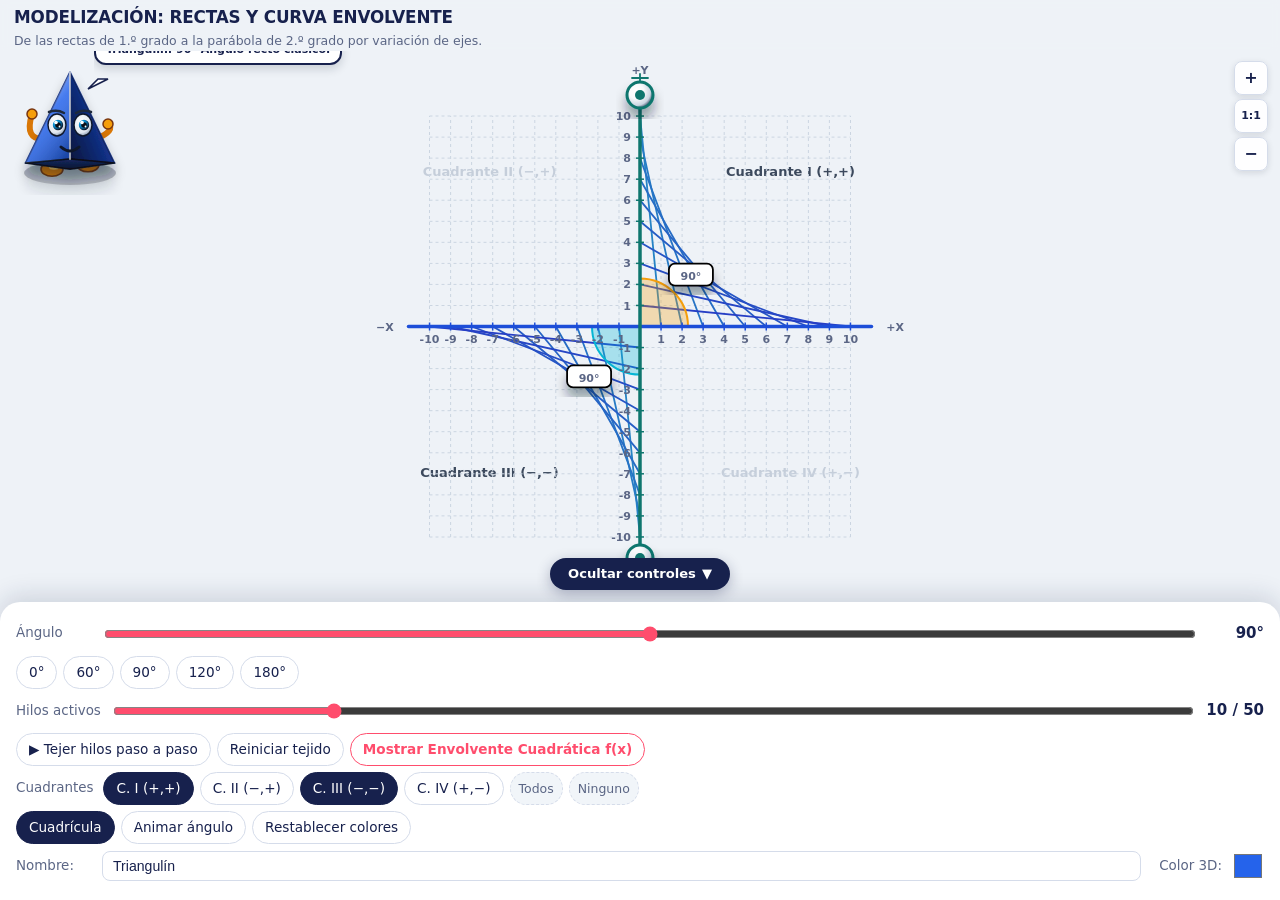
<file: index.html>
<!DOCTYPE html>
<html lang="es">
<head>
  <meta charset="utf-8">
  <meta name="viewport" content="width=device-width, initial-scale=1.0, maximum-scale=1.0, user-scalable=no">
  <title>RECTAS Y CURVAS ENTRE EJES (MODELIZACIÓN DIDÁCTICA)</title>
  <link rel="icon" href="data:image/svg+xml,<svg xmlns='http://www.w3.org/2000/svg' viewBox='0 0 100 100'><text y='.9em' font-size='90'>📐</text></svg>">
  <link rel="stylesheet" href="estilos.css">
</head>
<body>
<header>
  <h1>MODELIZACIÓN: RECTAS Y CURVA ENVOLVENTE</h1>
  <p>De las rectas de 1.º grado a la parábola de 2.º grado por variación de ejes.</p>
</header>

<div class="canvas-wrap">
  <div class="zoom-controls">
    <button class="zoom-btn" id="zoomIn" title="Acercar (Zoom +)">+</button>
    <button class="zoom-btn" id="zoomReset" title="Restablecer tamaño" style="font-size:11px;">1:1</button>
    <button class="zoom-btn" id="zoomOut" title="Alejar (Zoom −)">−</button>
  </div>

  <button id="panelToggleBtn">
    <span id="panelToggleText">Ocultar controles</span> <span id="panelToggleIcon">▼</span>
  </button>

  <svg id="cv" role="img" aria-label="Ejes cartesianos y rectas envolventes">
    <defs>
      <!-- Filtros de sombra y profundidad 3D -->
      <filter id="shadow3d" x="-40%" y="-40%" width="180%" height="180%">
        <feDropShadow dx="0" dy="10" stdDeviation="6" flood-color="#0f172a" flood-opacity="0.38"/>
      </filter>
      
      <!-- Gradientes volumétricos de la Pirámide -->
      <linearGradient id="pyrLightFace" x1="20%" y1="0%" x2="80%" y2="100%">
        <stop offset="0%" stop-color="#ffffff" stop-opacity="0.7"/>
        <stop offset="50%" stop-color="#ffffff" stop-opacity="0.15"/>
        <stop offset="100%" stop-color="#000000" stop-opacity="0.3"/>
      </linearGradient>
      <linearGradient id="pyrDarkFace" x1="100%" y1="10%" x2="0%" y2="90%">
        <stop offset="0%" stop-color="#000000" stop-opacity="0.05"/>
        <stop offset="60%" stop-color="#000000" stop-opacity="0.45"/>
        <stop offset="100%" stop-color="#000000" stop-opacity="0.7"/>
      </linearGradient>
      <linearGradient id="pyrBottomFace" x1="50%" y1="0%" x2="50%" y2="100%">
        <stop offset="0%" stop-color="#000000" stop-opacity="0.3"/>
        <stop offset="100%" stop-color="#000000" stop-opacity="0.65"/>
      </linearGradient>

      <!-- Iluminación de ojos -->
      <radialGradient id="eyeSclera" cx="40%" cy="35%" r="65%">
        <stop offset="0%" stop-color="#ffffff"/>
        <stop offset="75%" stop-color="#e2e8f0"/>
        <stop offset="100%" stop-color="#94a3b8"/>
      </radialGradient>
      <radialGradient id="eyeIris" cx="35%" cy="35%" r="65%">
        <stop offset="0%" stop-color="#38bdf8"/>
        <stop offset="55%" stop-color="#0284c7"/>
        <stop offset="100%" stop-color="#0f172a"/>
      </radialGradient>
      
      <!-- Textura de manijas de arrastre -->
      <radialGradient id="handleGrad" cx="35%" cy="35%" r="65%">
        <stop offset="0%" stop-color="#ffffff"/>
        <stop offset="45%" stop-color="#f8fafc"/>
        <stop offset="85%" stop-color="#cbd5e1"/>
        <stop offset="100%" stop-color="#64748b"/>
      </radialGradient>
    </defs>

    <g id="scene"></g>
    
    <!-- Manija Superior (+Y) -->
    <g id="hd-top" class="axis-handle" title="Arrastrar para rotar el eje Y (Arriba)">
      <circle r="26" fill="transparent"/>
      <circle r="13" fill="url(#handleGrad)" stroke="#0f766e" stroke-width="3" filter="url(#shadow3d)"/>
      <circle r="5" fill="#0f766e"/>
      <path d="M -8 -17 L 8 -17 M 0 -21 L 0 -13" stroke="#0f766e" stroke-width="1.8" stroke-linecap="round"/>
    </g>

    <!-- Manija Inferior (-Y) -->
    <g id="hd-bottom" class="axis-handle" title="Arrastrar para rotar el eje Y (Abajo)">
      <circle r="26" fill="transparent"/>
      <circle r="13" fill="url(#handleGrad)" stroke="#0f766e" stroke-width="3" filter="url(#shadow3d)"/>
      <circle r="5" fill="#0f766e"/>
      <path d="M -8 17 L 8 17" stroke="#0f766e" stroke-width="2" stroke-linecap="round"/>
    </g>

    <!-- Pirámide Tetraédrica 3D ("Triangulín") -->
    <g id="char" transform="translate(70, 70)" style="cursor: grab;">
      <ellipse id="char-ground-shadow" cx="0" cy="52" rx="46" ry="12" fill="#0f172a" opacity="0.28" filter="url(#shadow3d)"/>

      <g id="char-feet">
        <g id="foot-group-l">
          <ellipse cx="-18" cy="46" rx="11" ry="7" fill="#d97706" stroke="#78350f" stroke-width="1.6"/>
          <ellipse cx="-16" cy="44" rx="5" ry="2.5" fill="#fde68a" opacity="0.6"/>
        </g>
        <g id="foot-group-r">
          <ellipse cx="18" cy="46" rx="11" ry="7" fill="#d97706" stroke="#78350f" stroke-width="1.6"/>
          <ellipse cx="20" cy="44" rx="5" ry="2.5" fill="#fde68a" opacity="0.6"/>
        </g>
      </g>

      <g id="char-arms">
        <path id="arm-l" d="M -26 18 Q -46 14 -38 -2" stroke="#d97706" stroke-width="6" stroke-linecap="round" fill="none"/>
        <circle id="hand-l" cx="-38" cy="-2" r="5" fill="#f59e0b" stroke="#78350f" stroke-width="1.5"/>
        
        <path id="arm-r" d="M 26 18 Q 46 14 38 -2" stroke="#d97706" stroke-width="6" stroke-linecap="round" fill="none"/>
        <circle id="hand-r" cx="38" cy="-2" r="5" fill="#f59e0b" stroke="#78350f" stroke-width="1.5"/>
      </g>

      <g id="char-body-3d" filter="url(#shadow3d)">
        <polygon id="pyr-face-left" points="0,-48 -44,42 0,38" fill="#2563eb" stroke="#1e3a8a" stroke-width="1.5" stroke-linejoin="round"/>
        <polygon id="pyr-face-right" points="0,-48 0,38 44,42" fill="#1d4ed8" stroke="#1e3a8a" stroke-width="1.5" stroke-linejoin="round"/>
        <polygon id="pyr-face-bottom" points="-44,42 0,38 44,42 0,48" fill="#1e3a8a" stroke="#0f172a" stroke-width="1.5" stroke-linejoin="round"/>

        <polygon points="0,-48 -44,42 0,38" fill="url(#pyrLightFace)"/>
        <polygon points="0,-48 0,38 44,42" fill="url(#pyrDarkFace)"/>
        <polygon points="-44,42 0,38 44,42 0,48" fill="url(#pyrBottomFace)"/>
        
        <line x1="0" y1="-48" x2="0" y2="38" stroke="#ffffff" stroke-width="2" stroke-linecap="round" opacity="0.6"/>
      </g>

      <g id="char-eyes" transform="translate(0, 4)">
        <g transform="translate(-13, 0)">
          <ellipse cx="0" cy="0" rx="9" ry="11" fill="url(#eyeSclera)" stroke="#0f172a" stroke-width="1.4"/>
          <g class="char-eye-pupil">
            <circle cx="1" cy="0" r="5.2" fill="url(#eyeIris)"/>
            <circle cx="1" cy="0" r="2.8" fill="#090d16"/>
            <circle cx="-1" cy="-2.5" r="1.8" fill="#ffffff"/>
            <circle cx="2.5" cy="1.5" r="0.9" fill="#ffffff"/>
          </g>
        </g>
        
        <g transform="translate(13, 0)">
          <ellipse cx="0" cy="0" rx="9" ry="11" fill="url(#eyeSclera)" stroke="#0f172a" stroke-width="1.4"/>
          <g class="char-eye-pupil">
            <circle cx="1" cy="0" r="5.2" fill="url(#eyeIris)"/>
            <circle cx="1" cy="0" r="2.8" fill="#090d16"/>
            <circle cx="-1" cy="-2.5" r="1.8" fill="#ffffff"/>
            <circle cx="2.5" cy="1.5" r="0.9" fill="#ffffff"/>
          </g>
        </g>

        <path id="brow-l" d="M -21 -13 Q -13 -16 -6 -12" stroke="#1e293b" stroke-width="2.5" stroke-linecap="round" fill="none"/>
        <path id="brow-r" d="M 6 -12 Q 13 -16 21 -13" stroke="#1e293b" stroke-width="2.5" stroke-linecap="round" fill="none"/>
      </g>

      <path id="char-mouth" d="M -9 26 Q 0 34 9 26" stroke="#0f172a" stroke-width="3" fill="none" stroke-linecap="round"/>

      <g id="bubble" transform="translate(24, -74)">
        <polygon points="4,32 -6,42 14,32" fill="#ffffff" stroke="#17214d" stroke-width="1.6"/>
        <foreignObject x="0" y="-12" width="290" height="96">
          <div xmlns="http://www.w3.org/1999/xhtml" id="char-speech" class="bubble-card">
            ¡Hola! Investigemos juntos
          </div>
        </foreignObject>
      </g>
    </g>
  </svg>
</div>

<section class="bottom" id="ctrl">
  <div class="row">
    <label for="th">Ángulo</label>
    <input id="th" type="range" min="0" max="180" step="1" value="90">
    <output id="thv">90°</output>
  </div>
  
  <div class="btns" id="pre"></div>

  <div class="row">
    <label for="visibleLines">Hilos activos</label>
    <input id="visibleLines" type="range" min="0" max="50" step="1" value="10">
    <output id="lineCountVal">10 / 50</output>
  </div>

  <div class="btns">
    <button class="chip" id="bStepPlay">▶ Tejer hilos paso a paso</button>
    <button class="chip" id="bStepReset">Reiniciar tejido</button>
    <button class="chip btn-highlight" id="bCurve" aria-pressed="false">Mostrar Envolvente Cuadrática f(x)</button>
  </div>

  <div class="row">
    <label>Cuadrantes</label>
    <div class="btns" id="quadBtns" style="margin:0;">
      <button class="chip on" data-q="I" aria-pressed="true">C. I (+,+)</button>
      <button class="chip" data-q="II" aria-pressed="false">C. II (−,+)</button>
      <button class="chip on" data-q="III" aria-pressed="true">C. III (−,−)</button>
      <button class="chip" data-q="IV" aria-pressed="false">C. IV (+,−)</button>
      <button class="btn-sub" id="qAll">Todos</button>
      <button class="btn-sub" id="qClear">Ninguno</button>
    </div>
  </div>

  <div class="btns">
    <button class="chip" id="bGrid" aria-pressed="true">Cuadrícula</button>
    <button class="chip" id="bAnim" aria-pressed="false">Animar ángulo</button>
    <button class="chip" id="bReset">Restablecer colores</button>
  </div>

  <div class="row char-settings">
    <label for="triName">Nombre:</label>
    <input type="text" id="triName" value="Triangulín" maxlength="15" class="input-text">
    <label for="triColor" style="min-width:auto;margin-left:8px;">Color 3D:</label>
    <input type="color" id="triColor" value="#2563eb" class="color-picker">
  </div>
</section>

<section class="bottom" id="sheet" hidden>
  <h2><i id="sdot"></i><span id="stitle"></span></h2>
  <div class="btns" id="stabs">
    <button data-t="info">Información y Ecuaciones</button>
    <button data-t="color">Cambiar color</button>
    <button data-t="vis" id="tvis">Atenuar</button>
    <button data-t="close">Volver</button>
  </div>
  <div id="sbody"></div>
</section>

<script src="app.js"></script>
</body>
</html>
</file>
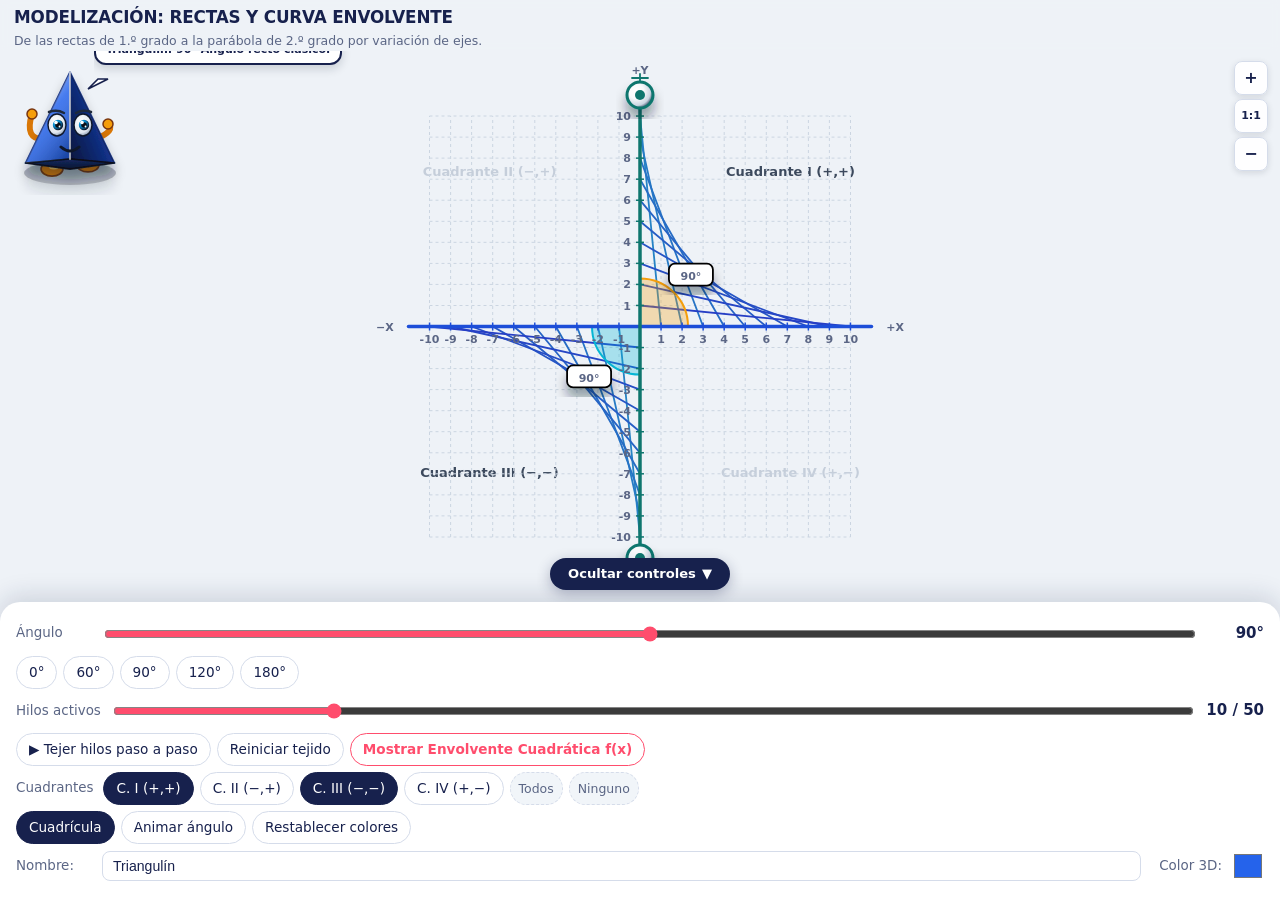
<file: rectas-y-curva.html>
<!DOCTYPE html>
<html lang="es">
<head>
  <meta charset="utf-8">
  <meta name="viewport" content="width=device-width, initial-scale=1.0, maximum-scale=1.0, user-scalable=no">
  <title>RECTAS Y CURVAS ENTRE EJES (MODELIZACIÓN DIDÁCTICA)</title>
  <style>
    :root{--bg:#eef2f7;--ink:#17214d;--mut:#5b6685;--card:#fff;--acc:#ff4d6d;--line:#d5dcea}
    *{box-sizing:border-box}
    html,body{height:100%;margin:0;overflow:hidden}
    body{display:flex;flex-direction:column;background:var(--bg);color:var(--ink);font:15px/1.4 system-ui,-apple-system,"Segoe UI",Roboto,sans-serif;-webkit-tap-highlight-color:transparent}
    
    header{padding:6px 14px 2px;flex-shrink:0;z-index:10;background:rgba(238,242,247,0.85);backdrop-filter:blur(4px)}
    h1{font-size:1.05rem;margin:0;letter-spacing:-.01em}
    header p{margin:2px 0 0;font-size:.78rem;color:var(--mut)}

    .canvas-wrap{position:relative;flex:1;min-height:0;width:100%;overflow:hidden}
    #cv{width:100%;height:100%;display:block;touch-action:none;user-select:none;-webkit-user-select:none}
    #cv text{font-family:inherit;font-size:11px;fill:var(--mut);pointer-events:none}
    #cv .quad-label{font-size:13px;font-weight:700;fill:#94a3b8;opacity:0.45;transition:opacity 0.2s, fill 0.2s}
    #cv .quad-label.quad-active{fill:#334155;opacity:0.95}
    #cv .hit{stroke:transparent;stroke-width:24;fill:none;stroke-linecap:round;cursor:pointer}
    #cv .vis{fill:none;stroke-linecap:round;pointer-events:none}
    .dim{opacity:.12}
    
    /* Manijas de agarre del eje Y (superior e inferior) */
    .axis-handle{cursor:grab;touch-action:none}
    .axis-handle:active{cursor:grabbing}

    /* Botones de Zoom */
    .zoom-controls{
      position:absolute;
      top:10px;
      right:12px;
      display:flex;
      flex-direction:column;
      gap:4px;
      z-index:25;
    }
    .zoom-btn{
      width:34px;
      height:34px;
      padding:0;
      font-size:16px;
      font-weight:bold;
      display:flex;
      align-items:center;
      justify-content:center;
      border-radius:8px;
      border:1px solid var(--line);
      background:rgba(255,255,255,0.92);
      color:var(--ink);
      box-shadow:0 2px 6px rgba(15,23,42,0.12);
      backdrop-filter:blur(4px);
      cursor:pointer;
    }
    .zoom-btn:hover{background:#ffffff}
    .zoom-btn:active{transform:scale(0.95)}

    /* Botón flotante para Ocultar / Mostrar controles */
    #panelToggleBtn{
      position:absolute;
      bottom:12px;
      left:50%;
      transform:translateX(-50%);
      z-index:40;
      background:var(--ink);
      color:#fff;
      border:none;
      border-radius:999px;
      padding:7px 18px;
      font-size:0.82rem;
      font-weight:600;
      box-shadow:0 4px 14px rgba(23,33,77,0.3);
      display:flex;
      align-items:center;
      gap:6px;
      cursor:pointer;
      transition:transform 0.2s, background 0.2s;
    }
    #panelToggleBtn:hover{background:#1e293b}
    #panelToggleBtn:active{transform:translateX(-50%) scale(0.96)}

    /* Panel inferior */
    .bottom{
      background:var(--card);
      border-radius:20px 20px 0 0;
      box-shadow:0 -6px 24px rgba(23,33,77,.15);
      padding:10px 16px calc(12px + env(safe-area-inset-bottom));
      flex-shrink:0;
      z-index:30;
      max-height:48vh;
      overflow-y:auto;
      transition:all 0.3s cubic-bezier(0.16, 1, 0.3, 1);
    }
    .bottom.collapsed{
      display:none !important;
    }

    .row{display:flex;align-items:center;gap:10px;margin:6px 0}
    .row label{font-size:.84rem;color:var(--mut);min-width:76px}
    .row output{font-weight:700;min-width:56px;text-align:right;font-variant-numeric:tabular-nums}

    .input-text{flex:1;padding:6px 10px;border-radius:8px;border:1.5px solid var(--line);background:#fff;font-size:.88rem;color:var(--ink)}
    .color-picker{border:none;background:none;width:32px;height:32px;cursor:pointer;padding:0}

    input[type=range]{flex:1;accent-color:var(--acc);height:28px}
    .btns{display:flex;gap:6px;flex-wrap:wrap;margin:6px 0}
    button{font:inherit;font-size:.85rem;border:1.5px solid var(--line);background:#fff;color:var(--ink);border-radius:999px;padding:6px 12px;cursor:pointer}
    button:focus-visible,input:focus-visible{outline:3px solid #7aa2ff;outline-offset:2px}
    button[aria-pressed=true],button.on{background:var(--ink);border-color:var(--ink);color:#fff}

    .btn-highlight{border-color:var(--acc);color:var(--acc);font-weight:600}
    .btn-highlight.on{background:var(--acc);border-color:var(--acc);color:#fff}

    .btn-sub{font-size:0.78rem;padding:4px 8px;background:#f1f5f9;border:1px dashed var(--line);color:var(--mut)}

    #sheet h2{font-size:1.05rem;margin:0 0 8px;display:flex;align-items:center;gap:8px}
    #sheet h2 i{width:14px;height:14px;border-radius:50%;display:inline-block;border:2px solid #fff;box-shadow:0 0 0 1.5px var(--line)}
    #sbody{max-height:26vh;overflow:auto;font-size:.92rem;margin-top:10px}
    #sbody p{margin:0 0 8px}
    #sbody code{background:#eef2f7;padding:2px 6px;border-radius:6px;font-size:.85rem}
    .sw{display:flex;flex-wrap:wrap;gap:10px;align-items:center}
    .sw button.c{width:34px;height:34px;padding:0;border-radius:50%;border:3px solid #fff;box-shadow:0 0 0 1.5px var(--line)}
    [hidden]{display:none!important}

    /* Personaje con efectos 3D interactivos */
    #char{user-select:none;transition:filter 0.2s}
    #char:hover{filter:drop-shadow(0 8px 16px rgba(15,23,42,0.22))}
    #char:active{cursor:grabbing !important}
    
    @keyframes charBlink{
      0%, 92%, 100%{transform:scaleY(1)}
      95%{transform:scaleY(0.08)}
    }
    .char-eye-pupil{transform-origin:center;animation:charBlink 4.2s infinite}

    .bubble-card{
      background:#ffffff;
      border:2px solid #17214d;
      border-radius:12px;
      padding:6px 10px;
      font-size:11px;
      font-weight:700;
      color:#17214d;
      line-height:1.3;
      box-shadow:0 4px 10px rgba(15,23,42,0.16);
      word-break:break-word;
      white-space:normal;
      display:inline-block;
      max-width:280px;
    }
  </style>
</head>
<body>
<header>
  <h1>MODELIZACIÓN: RECTAS Y CURVA ENVOLVENTE</h1>
  <p>De las rectas de 1.º grado a la parábola de 2.º grado por variación de ejes.</p>
</header>

<div class="canvas-wrap">
  <div class="zoom-controls">
    <button class="zoom-btn" id="zoomIn" title="Acercar (Zoom +)">+</button>
    <button class="zoom-btn" id="zoomReset" title="Restablecer tamaño" style="font-size:11px;">1:1</button>
    <button class="zoom-btn" id="zoomOut" title="Alejar (Zoom −)">−</button>
  </div>

  <button id="panelToggleBtn">
    <span id="panelToggleText">Ocultar controles</span> <span id="panelToggleIcon">▼</span>
  </button>

  <svg id="cv" role="img" aria-label="Ejes cartesianos y rectas envolventes">
    <defs>
      <!-- Filtros de relieve, sombra y brillo 3D -->
      <filter id="shadow3d" x="-40%" y="-40%" width="180%" height="180%">
        <feDropShadow dx="0" dy="10" stdDeviation="6" flood-color="#0f172a" flood-opacity="0.38"/>
      </filter>
      <filter id="glow3d" x="-20%" y="-20%" width="140%" height="140%">
        <feGaussianBlur stdDeviation="2" result="blur"/>
        <feComposite in="SourceGraphic" in2="blur" operator="over"/>
      </filter>
      
      <!-- Gradientes volumétricos de la Pirámide -->
      <linearGradient id="pyrLightFace" x1="20%" y1="0%" x2="80%" y2="100%">
        <stop offset="0%" stop-color="#ffffff" stop-opacity="0.7"/>
        <stop offset="50%" stop-color="#ffffff" stop-opacity="0.15"/>
        <stop offset="100%" stop-color="#000000" stop-opacity="0.3"/>
      </linearGradient>
      <linearGradient id="pyrDarkFace" x1="100%" y1="10%" x2="0%" y2="90%">
        <stop offset="0%" stop-color="#000000" stop-opacity="0.05"/>
        <stop offset="60%" stop-color="#000000" stop-opacity="0.45"/>
        <stop offset="100%" stop-color="#000000" stop-opacity="0.7"/>
      </linearGradient>
      <linearGradient id="pyrBottomFace" x1="50%" y1="0%" x2="50%" y2="100%">
        <stop offset="0%" stop-color="#000000" stop-opacity="0.3"/>
        <stop offset="100%" stop-color="#000000" stop-opacity="0.65"/>
      </linearGradient>

      <!-- Iluminación de los ojos -->
      <radialGradient id="eyeSclera" cx="40%" cy="35%" r="65%">
        <stop offset="0%" stop-color="#ffffff"/>
        <stop offset="75%" stop-color="#e2e8f0"/>
        <stop offset="100%" stop-color="#94a3b8"/>
      </radialGradient>
      <radialGradient id="eyeIris" cx="35%" cy="35%" r="65%">
        <stop offset="0%" stop-color="#38bdf8"/>
        <stop offset="55%" stop-color="#0284c7"/>
        <stop offset="100%" stop-color="#0f172a"/>
      </radialGradient>
      
      <!-- Textura de las manillas de arrastre de los ejes -->
      <radialGradient id="handleGrad" cx="35%" cy="35%" r="65%">
        <stop offset="0%" stop-color="#ffffff"/>
        <stop offset="45%" stop-color="#f8fafc"/>
        <stop offset="85%" stop-color="#cbd5e1"/>
        <stop offset="100%" stop-color="#64748b"/>
      </radialGradient>
    </defs>

    <g id="scene"></g>
    
    <!-- Manija Superior (+Y) -->
    <g id="hd-top" class="axis-handle" title="Arrastrar para rotar el eje Y (Arriba)">
      <circle r="26" fill="transparent"/>
      <circle r="13" fill="url(#handleGrad)" stroke="#0f766e" stroke-width="3" filter="url(#shadow3d)"/>
      <circle r="5" fill="#0f766e"/>
      <path d="M -8 -17 L 8 -17 M 0 -21 L 0 -13" stroke="#0f766e" stroke-width="1.8" stroke-linecap="round"/>
    </g>

    <!-- Manija Inferior (-Y) -->
    <g id="hd-bottom" class="axis-handle" title="Arrastrar para rotar el eje Y (Abajo)">
      <circle r="26" fill="transparent"/>
      <circle r="13" fill="url(#handleGrad)" stroke="#0f766e" stroke-width="3" filter="url(#shadow3d)"/>
      <circle r="5" fill="#0f766e"/>
      <path d="M -8 17 L 8 17" stroke="#0f766e" stroke-width="2" stroke-linecap="round"/>
    </g>

    <!-- Personaje Pirámide 3D ("Triangulín") -->
    <g id="char" transform="translate(70, 70)" style="cursor: grab;">
      <!-- Sombra de suelo interactiva -->
      <ellipse id="char-ground-shadow" cx="0" cy="52" rx="46" ry="12" fill="#0f172a" opacity="0.28" filter="url(#shadow3d)"/>

      <!-- Pies articulados con sombra propia -->
      <g id="char-feet">
        <g id="foot-group-l">
          <ellipse cx="-18" cy="46" rx="11" ry="7" fill="#d97706" stroke="#78350f" stroke-width="1.6"/>
          <ellipse cx="-16" cy="44" rx="5" ry="2.5" fill="#fde68a" opacity="0.6"/>
        </g>
        <g id="foot-group-r">
          <ellipse cx="18" cy="46" rx="11" ry="7" fill="#d97706" stroke="#78350f" stroke-width="1.6"/>
          <ellipse cx="20" cy="44" rx="5" ry="2.5" fill="#fde68a" opacity="0.6"/>
        </g>
      </g>

      <!-- Brazos dinámicos en 3D -->
      <g id="char-arms">
        <path id="arm-l" d="M -26 18 Q -46 14 -38 -2" stroke="#d97706" stroke-width="6" stroke-linecap="round" fill="none"/>
        <circle id="hand-l" cx="-38" cy="-2" r="5" fill="#f59e0b" stroke="#78350f" stroke-width="1.5"/>
        
        <path id="arm-r" d="M 26 18 Q 46 14 38 -2" stroke="#d97706" stroke-width="6" stroke-linecap="round" fill="none"/>
        <circle id="hand-r" cx="38" cy="-2" r="5" fill="#f59e0b" stroke="#78350f" stroke-width="1.5"/>
      </g>

      <!-- Cuerpo: Pirámide tetraédrica con aristas y caras iluminadas -->
      <g id="char-body-3d" filter="url(#shadow3d)">
        <!-- Base de color sólido editable -->
        <polygon id="pyr-face-left" points="0,-48 -44,42 0,38" fill="#2563eb" stroke="#1e3a8a" stroke-width="1.5" stroke-linejoin="round"/>
        <polygon id="pyr-face-right" points="0,-48 0,38 44,42" fill="#1d4ed8" stroke="#1e3a8a" stroke-width="1.5" stroke-linejoin="round"/>
        <polygon id="pyr-face-bottom" points="-44,42 0,38 44,42 0,48" fill="#1e3a8a" stroke="#0f172a" stroke-width="1.5" stroke-linejoin="round"/>

        <!-- Capas de luz y volumen especular -->
        <polygon points="0,-48 -44,42 0,38" fill="url(#pyrLightFace)"/>
        <polygon points="0,-48 0,38 44,42" fill="url(#pyrDarkFace)"/>
        <polygon points="-44,42 0,38 44,42 0,48" fill="url(#pyrBottomFace)"/>
        
        <!-- Arista central brillante que resalta la arista 3D -->
        <line x1="0" y1="-48" x2="0" y2="38" stroke="#ffffff" stroke-width="2" stroke-linecap="round" opacity="0.6"/>
      </g>

      <!-- Ojos vivos y expresivos -->
      <g id="char-eyes" transform="translate(0, 4)">
        <!-- Ojo izquierdo -->
        <g transform="translate(-13, 0)">
          <ellipse cx="0" cy="0" rx="9" ry="11" fill="url(#eyeSclera)" stroke="#0f172a" stroke-width="1.4"/>
          <g class="char-eye-pupil">
            <circle cx="1" cy="0" r="5.2" fill="url(#eyeIris)"/>
            <circle cx="1" cy="0" r="2.8" fill="#090d16"/>
            <circle cx="-1" cy="-2.5" r="1.8" fill="#ffffff"/>
            <circle cx="2.5" cy="1.5" r="0.9" fill="#ffffff"/>
          </g>
        </g>
        
        <!-- Ojo derecho -->
        <g transform="translate(13, 0)">
          <ellipse cx="0" cy="0" rx="9" ry="11" fill="url(#eyeSclera)" stroke="#0f172a" stroke-width="1.4"/>
          <g class="char-eye-pupil">
            <circle cx="1" cy="0" r="5.2" fill="url(#eyeIris)"/>
            <circle cx="1" cy="0" r="2.8" fill="#090d16"/>
            <circle cx="-1" cy="-2.5" r="1.8" fill="#ffffff"/>
            <circle cx="2.5" cy="1.5" r="0.9" fill="#ffffff"/>
          </g>
        </g>

        <!-- Cejas móviles de actitud -->
        <path id="brow-l" d="M -21 -13 Q -13 -16 -6 -12" stroke="#1e293b" stroke-width="2.5" stroke-linecap="round" fill="none"/>
        <path id="brow-r" d="M 6 -12 Q 13 -16 21 -13" stroke="#1e293b" stroke-width="2.5" stroke-linecap="round" fill="none"/>
      </g>

      <!-- Boca amigable y adaptable -->
      <path id="char-mouth" d="M -9 26 Q 0 34 9 26" stroke="#0f172a" stroke-width="3" fill="none" stroke-linecap="round"/>

      <!-- Globo de diálogo adaptable -->
      <g id="bubble" transform="translate(24, -74)">
        <polygon points="4,32 -6,42 14,32" fill="#ffffff" stroke="#17214d" stroke-width="1.6"/>
        <foreignObject x="0" y="-12" width="290" height="96">
          <div xmlns="http://www.w3.org/1999/xhtml" id="char-speech" class="bubble-card">
            ¡Hola! Investigemos juntos
          </div>
        </foreignObject>
      </g>
    </g>
  </svg>
</div>

<!-- Panel de Control Inferior -->
<section class="bottom" id="ctrl">
  <div class="row">
    <label for="th">Ángulo</label>
    <input id="th" type="range" min="0" max="180" step="1" value="90">
    <output id="thv">90°</output>
  </div>
  
  <div class="btns" id="pre"></div>

  <div class="row">
    <label for="visibleLines">Hilos activos</label>
    <input id="visibleLines" type="range" min="0" max="50" step="1" value="10">
    <output id="lineCountVal">10 / 50</output>
  </div>

  <div class="btns">
    <button class="chip" id="bStepPlay">▶ Tejer hilos paso a paso</button>
    <button class="chip" id="bStepReset">Reiniciar tejido</button>
    <button class="chip btn-highlight" id="bCurve" aria-pressed="false">Mostrar Envolvente Cuadrática f(x)</button>
  </div>

  <div class="row">
    <label>Cuadrantes</label>
    <div class="btns" id="quadBtns" style="margin:0;">
      <button class="chip on" data-q="I" aria-pressed="true">C. I (+,+)</button>
      <button class="chip" data-q="II" aria-pressed="false">C. II (−,+)</button>
      <button class="chip on" data-q="III" aria-pressed="true">C. III (−,−)</button>
      <button class="chip" data-q="IV" aria-pressed="false">C. IV (+,−)</button>
      <button class="btn-sub" id="qAll">Todos</button>
      <button class="btn-sub" id="qClear">Ninguno</button>
    </div>
  </div>

  <div class="btns">
    <button class="chip" id="bGrid" aria-pressed="true">Cuadrícula</button>
    <button class="chip" id="bAnim" aria-pressed="false">Animar ángulo</button>
    <button class="chip" id="bReset">Restablecer colores</button>
  </div>

  <div class="row char-settings">
    <label for="triName">Nombre:</label>
    <input type="text" id="triName" value="Triangulín" maxlength="15" class="input-text">
    <label for="triColor" style="min-width:auto;margin-left:8px;">Color 3D:</label>
    <input type="color" id="triColor" value="#2563eb" class="color-picker">
  </div>
</section>

<section class="bottom" id="sheet" hidden>
  <h2><i id="sdot"></i><span id="stitle"></span></h2>
  <div class="btns" id="stabs">
    <button data-t="info">Información y Ecuaciones</button>
    <button data-t="color">Cambiar color</button>
    <button data-t="vis" id="tvis">Atenuar</button>
    <button data-t="close">Volver</button>
  </div>
  <div id="sbody"></div>
</section>

<script>
(function(){
var $=function(s){return document.querySelector(s)};
var S={
  th:90,
  n:50,
  visibleLines:10,
  stepPlaying:false,
  stepTimer:null,
  zoom:1.0,
  quads:{I:true, II:false, III:true, IV:false},
  curve:false,
  grid:true,
  anim:false,
  col:{},
  off:{},
  sel:null,
  tab:'info',
  charName:'Triangulín'
};

var svg=$('#cv'),scene=$('#scene');
var hdTop=$('#hd-top'),hdBottom=$('#hd-bottom');
var V={ox:0,oy:0,sc:1};
var rad=function(d){return d*Math.PI/180};

var DEF={ex:'#1d4ed8',ey:'#0f766e',curve:'#ff4d6d',ang:'#f59e0b'};
var NAME={ex:'Eje X (horizontal)',ey:'Eje Y (inclinado)',curve:'Envolvente Cuadrática f(x)',ang:'Ángulo'};
var PAL=['#1d4ed8','#0f766e','#16a34a','#f59e0b','#ff4d6d','#c026d3','#7c3aed','#17214d'];

var PREGUNTAS=[
  "¿Los hilos son rectos o curvos? ¿Por qué se ve una curva en el borde?",
  "¿Qué pasa con la pendiente a medida que nos acercamos al eje X?",
  "¿Se rompe la curva si el ángulo no es de 90°?"
];

function isLine(id){return /^l_\w+_\d+$/.test(id)}
function lineAuto(i){return 'hsl('+(205+(i-1)/Math.max(1,S.n-1)*140)+',68%,46%)'}
function colOf(id){if(S.col[id])return S.col[id];return isLine(id)?lineAuto(+id.split('_')[2]):DEF[id]}
function name(id){
  if(isLine(id)){
    var p=id.split('_');
    return 'Recta '+p[2]+' ('+p[1]+')';
  }
  return NAME[id]||id;
}

function render(){
  var w=svg.clientWidth,h=svg.clientHeight;if(!w||!h)return;
  var isMobile = w < 480;
  var n=Math.max(10, S.visibleLines), L=n+1;
  var c=Math.cos(rad(S.th)),s=Math.sin(rad(S.th));

  var xCorners=[-L-L*c, -L+L*c, L-L*c, L+L*c];
  var minX=Math.min.apply(null,xCorners), maxX=Math.max.apply(null,xCorners);
  var spanX=Math.max(2*L, maxX-minX);
  var spanY=Math.max(2*L*Math.abs(s), 14);

  var M=isMobile ? 22 : 32;
  var scX=(w-2*M)/spanX;
  var scY=(h-2*M-24)/spanY;
  
  var sc=Math.min(scX,scY) * S.zoom;
  V.sc=sc;
  V.ox=w/2;
  V.oy=h/2;

  function P(x,y){return [V.ox+sc*(x+y*c), V.oy-sc*y*s]}
  function pt(p){return p[0].toFixed(1)+','+p[1].toFixed(1)}
  function seg(a,b){return 'M'+pt(a)+'L'+pt(b)}
  function el(id,d,width,extra){
    var col=colOf(id),sel=S.sel===id,dim=S.off[id]?' dim':'';
    return '<g data-id="'+id+'" class="g'+dim+'">'+
      (sel?'<path class="vis" d="'+d+'" stroke="'+col+'" stroke-width="'+(width+7)+'" opacity=".25"/>':'')+
      '<path class="vis" d="'+d+'" stroke="'+col+'" stroke-width="'+(sel?width+1.5:width)+'" '+(extra||'')+'/>'+
      '<path class="hit" d="'+d+'"/></g>';
  }

  function angleBadge(tx, ty, angleVal){
    return '<g style="pointer-events:none; isolation:isolate;">'+
      '<rect x="'+(tx-22)+'" y="'+(ty-12)+'" width="44" height="22" rx="6" fill="#ffffff" stroke="#000000" stroke-width="1.8" filter="url(#shadow3d)"/>'+
      '<text x="'+tx+'" y="'+(ty+4.5)+'" text-anchor="middle" font-size="12px" font-weight="900" fill="#000000" style="font-family:system-ui,sans-serif;">'+angleVal+'°</text>'+
      '</g>';
  }

  var o='';

  /* 1. ETIQUETAS DE CUADRANTES */
  var qDist=L*0.65;
  var quadsInfo=[
    {id:'I', name:'Cuadrante I (+,+)', pos:P(qDist,qDist)},
    {id:'II', name:'Cuadrante II (−,+)', pos:P(-qDist,qDist)},
    {id:'III', name:'Cuadrante III (−,−)', pos:P(-qDist,-qDist)},
    {id:'IV', name:'Cuadrante IV (+,−)', pos:P(qDist,-qDist)}
  ];
  quadsInfo.forEach(function(qd){
    var activeClass=S.quads[qd.id]?' quad-active':'';
    o+='<text x="'+qd.pos[0].toFixed(1)+'" y="'+qd.pos[1].toFixed(1)+'" class="quad-label'+activeClass+'" text-anchor="middle">'+qd.name+'</text>';
  });

  /* 2. CUADRÍCULA */
  if(S.grid && s>0.04){
    var g='';
    var step=isMobile ? (n>20?10:5) : (n>25?5:(n>12?2:1));
    for(var k=-n;k<=n;k+=step){
      g+=seg(P(k,-n),P(k,n));
      g+=seg(P(-n,k),P(n,k));
    }
    o+='<path d="'+g+'" stroke="#cbd5e1" stroke-width="1" stroke-dasharray="3,3" fill="none"/>';
  }

  /* 3. RECTAS, ENVOLVENTE Y TANGENCIA */
  var quadSigns={
    'I':{sx:1,sy:1},
    'II':{sx:-1,sy:1},
    'III':{sx:-1,sy:-1},
    'IV':{sx:1,sy:-1}
  };

  Object.keys(S.quads).forEach(function(qKey){
    if(!S.quads[qKey]) return;
    var sx=quadSigns[qKey].sx;
    var sy=quadSigns[qKey].sy;

    for(var j=1;j<=S.visibleLines;j++){
      var id='l_'+qKey+'_'+j;
      o+=el(id, seg(P(sx*j, 0), P(0, sy*(L-j))), 1.8);
    }

    if(S.curve && S.visibleLines>=2){
      var dCurve='';
      var maxT=S.visibleLines/n;
      var steps=Math.round(80*maxT);
      for(var i=0;i<=steps;i++){
        var t=(i/steps)*maxT;
        var p=P(sx*L*t*t, sy*L*(1-t)*(1-t));
        dCurve+=(i?'L':'M')+pt(p);
      }
      o+=el('curve_'+qKey, dCurve, 3.5);

      for(var k=1; k<=S.visibleLines; k++){
        var tParam = k / L;
        var txLoc = L * tParam * tParam;
        var tyLoc = L * (1 - tParam) * (1 - tParam);
        var ptContact = P(sx * txLoc, sy * tyLoc);
        o+='<circle cx="'+ptContact[0].toFixed(1)+'" cy="'+ptContact[1].toFixed(1)+'" r="3.2" fill="#ff4d6d" stroke="#ffffff" stroke-width="1.2" style="pointer-events:none; filter:drop-shadow(0 1px 2px rgba(0,0,0,0.3));"/>';
      }
    }
  });

  /* 4. SECTORES Y GRADOS */
  var r=Math.min(48, sc*L*0.3);
  var O=P(0,0);

  if(S.quads.I && S.th>1){
    var pX=P(r/sc, 0), pY=P(0, r/sc);
    var midA=rad(S.th/2);
    o+='<path d="M'+pt(O)+'L'+pt(pX)+'A'+r+','+r+' 0 0 0 '+pt(pY)+'Z" fill="#f59e0b" fill-opacity="0.3" stroke="#f59e0b" stroke-width="2"/>';
    var tx=O[0]+(r+24)*Math.cos(midA), ty=O[1]-(r+24)*Math.sin(midA);
    o+=angleBadge(tx, ty, Math.round(S.th));
  }
  if(S.quads.II && S.th<179){
    var pXm=P(-r/sc, 0), pY=P(0, r/sc);
    var midA_II=rad(180 - (180-S.th)/2);
    o+='<path d="M'+pt(O)+'L'+pt(pY)+'A'+r+','+r+' 0 0 0 '+pt(pXm)+'Z" fill="#8b5cf6" fill-opacity="0.3" stroke="#8b5cf6" stroke-width="2"/>';
    var tx2=O[0]+(r+24)*Math.cos(midA_II), ty2=O[1]-(r+24)*Math.sin(midA_II);
    o+=angleBadge(tx2, ty2, Math.round(180-S.th));
  }
  if(S.quads.III && S.th>1){
    var pXm=P(-r/sc, 0), pYm=P(0, -r/sc);
    var midA_III=rad(180 + S.th/2);
    o+='<path d="M'+pt(O)+'L'+pt(pXm)+'A'+r+','+r+' 0 0 0 '+pt(pYm)+'Z" fill="#06b6d4" fill-opacity="0.3" stroke="#06b6d4" stroke-width="2"/>';
    var tx3=O[0]+(r+24)*Math.cos(midA_III), ty3=O[1]-(r+24)*Math.sin(midA_III);
    o+=angleBadge(tx3, ty3, Math.round(S.th));
  }
  if(S.quads.IV && S.th<179){
    var pX=P(r/sc, 0), pYm=P(0, -r/sc);
    var midA_IV=rad(360 - (180-S.th)/2);
    o+='<path d="M'+pt(O)+'L'+pt(pYm)+'A'+r+','+r+' 0 0 0 '+pt(pX)+'Z" fill="#10b981" fill-opacity="0.3" stroke="#10b981" stroke-width="2"/>';
    var tx4=O[0]+(r+24)*Math.cos(midA_IV), ty4=O[1]-(r+24)*Math.sin(midA_IV);
    o+=angleBadge(tx4, ty4, Math.round(180-S.th));
  }

  /* 5. EJES CARTESIANOS */
  o+=el('ex', seg(P(-L,0), P(L,0)), 3.5);
  o+=el('ey', seg(P(0,-L), P(0,L)), 3.5);

  /* 6. MARCAS Y NÚMEROS */
  var st = isMobile ? (n > 20 ? 10 : 5) : (n > 25 ? 5 : (n > 12 ? 2 : 1));
  for(var m=-n;m<=n;m+=st){
    if(m===0) continue;
    var px=P(m,0), py=P(0,m);
    o+='<line x1="'+px[0]+'" y1="'+(px[1]-4)+'" x2="'+px[0]+'" y2="'+(px[1]+4)+'" stroke="#1d4ed8" stroke-width="1.5"/>';
    o+='<text x="'+px[0].toFixed(1)+'" y="'+(px[1]+16).toFixed(1)+'" text-anchor="middle" font-weight="600">'+m+'</text>';
    
    if(S.th>5 && S.th<175){
      o+='<line x1="'+(py[0]-4)+'" y1="'+py[1]+'" x2="'+(py[0]+4)+'" y2="'+py[1]+'" stroke="#0f766e" stroke-width="1.5"/>';
      o+='<text x="'+(py[0]-9).toFixed(1)+'" y="'+(py[1]+4).toFixed(1)+'" text-anchor="end" font-weight="600">'+m+'</text>';
    }
  }

  var eXp=P(L+0.7,0), eXm=P(-L-0.7,0), eYp=P(0,L+0.7), eYm=P(0,-L-0.7);
  o+='<text x="'+eXp[0]+'" y="'+(eXp[1]+4)+'" fill="#1d4ed8" font-weight="bold">+X</text>';
  o+='<text x="'+eXm[0]+'" y="'+(eXm[1]+4)+'" fill="#1d4ed8" font-weight="bold" text-anchor="end">−X</text>';
  o+='<text x="'+eYp[0]+'" y="'+(eYp[1]-6)+'" fill="#0f766e" font-weight="bold" text-anchor="middle">+Y</text>';
  o+='<text x="'+eYm[0]+'" y="'+(eYm[1]+14)+'" fill="#0f766e" font-weight="bold" text-anchor="middle">−Y</text>';

  scene.innerHTML=o;

  /* Ubicación de los dos agarres (Arriba +Y y Abajo -Y) */
  var hpTop=P(0, L);
  var hpBottom=P(0, -L);
  hdTop.setAttribute('transform','translate('+hpTop[0].toFixed(1)+','+hpTop[1].toFixed(1)+')');
  hdBottom.setAttribute('transform','translate('+hpBottom[0].toFixed(1)+','+hpBottom[1].toFixed(1)+')');
}

function info(id){
  var n=Math.max(10, S.visibleLines), th=Math.round(S.th), L=n+1;
  if(id==='ex')return '<p><b>Eje X:</b> Eje horizontal (−'+n+' a +'+n+').</p>';
  if(id==='ey')return '<p><b>Eje Y:</b> Eje móvil a '+th+'° con el semieje +X y '+(180-th)+'° con el semieje −X.</p>';
  if(id.indexOf('curve')===0){
    return '<p><b>Envolvente Cuadrática f(x) (Parábola):</b></p>' +
           '<p>Ecuación en coordenadas locales: <code>√x + √y = √'+L+'</code></p>' +
           '<p>Forma cuadrática implícita: <code>(x − y)² − '+(2*L)+'(x + y) + '+(L*L)+' = 0</code></p>' +
           '<p><i>Cada punto rojo señala la tangencia estricta donde cada recta toca a la curva f(x) sin cortarla.</i></p>';
  }
  if(isLine(id)){
    var parts=id.split('_');
    var k=+parts[2];
    var m = -((L-k)/k).toFixed(2);
    return '<p><b>Hilo / Recta '+k+' ('+parts[1]+'):</b></p>' +
           '<p>Une el punto ('+k+', 0) con (0, '+(L-k)+').</p>' +
           '<p>Ecuación segmentaria: <code>x/'+k+' + y/'+(L-k)+' = 1</code></p>' +
           '<p>Ecuación explícita (1.º grado): <code>y = '+m+'x + '+(L-k)+'</code></p>';
  }
  return '<p>Elemento seleccionado: '+id+'</p>';
}

function sheet(){
  var id=S.sel;if(!id)return;
  $('#stitle').textContent=name(id);
  $('#sdot').style.background=colOf(id);
  $('#tvis').textContent=S.off[id]?'Mostrar':'Atenuar';
  var bs=document.querySelectorAll('#stabs button');
  for(var i=0;i<bs.length;i++)bs[i].classList.toggle('on',bs[i].dataset.t===S.tab);
  var b=$('#sbody');
  if(S.tab==='info')b.innerHTML=info(id);
  else if(S.tab==='color'){
    var h='<div class="sw">';
    PAL.forEach(function(p){h+='<button class="c" data-c="'+p+'" style="background:'+p+'"></button>'});
    h+='<input type="color" id="cpick" value="#1d4ed8"></div>';
    b.innerHTML=h;
  } else b.innerHTML='<p>'+(S.off[id]?'Elemento atenuado.':'Elemento visible.')+'</p>';
}

function open(id){S.sel=id;S.tab='info';$('#ctrl').hidden=true;$('#sheet').hidden=false;sheet();render()}
function close(){S.sel=null;$('#sheet').hidden=true;$('#ctrl').hidden=false;render()}

scene.addEventListener('click',function(e){var g=e.target.closest('[data-id]');if(g)open(g.dataset.id);else if(S.sel)close()});
$('#stabs').addEventListener('click',function(e){
  var t=e.target.dataset.t;if(!t)return;
  if(t==='close')return close();
  if(t==='vis'){S.off[S.sel]=!S.off[S.sel];S.tab='vis';render();return sheet()}
  S.tab=t;sheet();
});
$('#sbody').addEventListener('click',function(e){
  var b=e.target.closest('button');if(!b)return;
  if(b.dataset.c){S.col[S.sel]=b.dataset.c;render();sheet()}
});
$('#sbody').addEventListener('input',function(e){
  if(e.target.id==='cpick'){S.col[S.sel]=e.target.value;render();$('#sdot').style.background=e.target.value}
});

function sync(){
  var t=Math.round(S.th);$('#th').value=t;$('#thv').textContent=t+'°';
  $('#visibleLines').value=S.visibleLines;
  $('#lineCountVal').textContent=S.visibleLines+' / '+S.n;
  render();if(S.sel&&S.tab==='info')sheet();
}
$('#th').addEventListener('input',function(e){S.anim=false;pa();S.th=+e.target.value;sync();updateCharExpression()});

$('#visibleLines').addEventListener('input',function(e){
  stopStepPlay();
  S.visibleLines=+e.target.value;
  sync();
});

$('#bStepPlay').onclick=function(){
  if(S.stepPlaying){
    stopStepPlay();
  } else {
    S.stepPlaying=true;
    this.textContent='⏸ Pausar tejido';
    if(S.visibleLines>=S.n) S.visibleLines=0;
    S.stepTimer=setInterval(function(){
      if(S.visibleLines<S.n){
        S.visibleLines++;
        sync();
      } else {
        stopStepPlay();
      }
    }, 100);
  }
};

$('#bStepReset').onclick=function(){
  stopStepPlay();
  S.visibleLines=0;
  sync();
};

function stopStepPlay(){
  S.stepPlaying=false;
  clearInterval(S.stepTimer);
  $('#bStepPlay').textContent='▶ Tejer hilos paso a paso';
}

$('#bCurve').onclick=function(){
  S.curve=!S.curve;
  this.setAttribute('aria-pressed', S.curve);
  this.classList.toggle('on', S.curve);
  if(S.curve){
    say("¡Mirá los puntos rojos! La curva f(x) es tangente a cada recta y define la parábola envolvente.");
  } else {
    say("Envolvente oculta. Observá cómo las rectas individuales van insinuando la curva.");
  }
  render();
};

$('#pre').innerHTML='';
[0, 60, 90, 120, 180].forEach(function(a){
  var b=document.createElement('button');
  b.textContent=a+'°';
  b.onclick=function(){
    S.anim=false;pa();S.th=a;sync();
    if(a===60){
      say("¡Ángulo agudo de 60°! Mirá cómo se comprime la parábola.");
    } else if(a===120){
      say("¡Ángulo obtuso de 120°! Mirá cómo se ensancha.");
    } else {
      updateCharExpression();
    }
  };
  $('#pre').appendChild(b);
});

$('#zoomIn').onclick=function(){S.zoom=Math.min(3.0, S.zoom+0.2);render()};
$('#zoomOut').onclick=function(){S.zoom=Math.max(0.4, S.zoom-0.2);render()};
$('#zoomReset').onclick=function(){S.zoom=1.0;render()};

svg.addEventListener('wheel',function(e){
  e.preventDefault();
  if(e.deltaY<0) S.zoom=Math.min(3.0, S.zoom+0.1);
  else S.zoom=Math.max(0.4, S.zoom-0.1);
  render();
},{passive:false});

$('#quadBtns').addEventListener('click',function(e){
  var q=e.target.dataset.q;
  if(q){
    S.quads[q]=!S.quads[q];
    e.target.classList.toggle('on', S.quads[q]);
    e.target.setAttribute('aria-pressed', S.quads[q]);
    render();
    lanzarPreguntaAleatoria();
  }
});
$('#qAll').onclick=function(){
  ['I','II','III','IV'].forEach(function(k){
    S.quads[k]=true;
    var btn=$('#quadBtns button[data-q="'+k+'"]');
    if(btn){btn.classList.add('on');btn.setAttribute('aria-pressed', true);}
  });
  render();
  lanzarPreguntaAleatoria();
};
$('#qClear').onclick=function(){
  ['I','II','III','IV'].forEach(function(k){
    S.quads[k]=false;
    var btn=$('#quadBtns button[data-q="'+k+'"]');
    if(btn){btn.classList.remove('on');btn.setAttribute('aria-pressed', false);}
  });
  render();
};

function tog(id,key){$(id).onclick=function(){S[key]=!S[key];this.setAttribute('aria-pressed',S[key]);if(key==='anim'){if(S.anim)loop()}render()}}
tog('#bGrid','grid');tog('#bAnim','anim');
$('#bReset').onclick=function(){S.col={};S.off={};render();if(S.sel)sheet()};
function pa(){$('#bAnim').setAttribute('aria-pressed',S.anim)}

/* SISTEMA DE ARRASTRE DUAL DE LOS EJES (ARRIBA Y ABAJO) */
var dragMode = null; // 'top' o 'bottom'

function bindHandle(handleEl, mode){
  handleEl.addEventListener('pointerdown', function(e){
    dragMode = mode;
    S.anim = false;
    pa();
    handleEl.setPointerCapture(e.pointerId);
    e.preventDefault();
  });
  
  handleEl.addEventListener('pointermove', function(e){
    if(dragMode !== mode) return;
    var r = svg.getBoundingClientRect();
    var dx = e.clientX - r.left - V.ox;
    var dy = V.oy - (e.clientY - r.top);
    
    // Si se arrastra la manija inferior, el vector apunta en sentido opuesto
    if(mode === 'bottom'){
      dx = -dx;
      dy = -dy;
    }
    
    var deg = Math.atan2(dy, dx) * 180 / Math.PI;
    if(deg < 0){ deg = dx >= 0 ? 0 : 180; }
    S.th = Math.max(0, Math.min(180, deg));
    sync();
    updateCharExpression();
  });

  handleEl.addEventListener('pointerup', function(){ dragMode = null; });
  handleEl.addEventListener('pointercancel', function(){ dragMode = null; });
}

bindHandle(hdTop, 'top');
bindHandle(hdBottom, 'bottom');

var dir=1,last=0;
function loop(){last=performance.now();requestAnimationFrame(step)}
function step(t){
  if(!S.anim)return;
  var dt=Math.min(.05,(t-last)/1000);last=t;
  S.th+=dir*26*dt;
  if(S.th>=180){S.th=180;dir=-1}
  if(S.th<=0){S.th=0;dir=1}
  sync();
  updateCharExpression();
  requestAnimationFrame(step);
}

/* COMPORTAMIENTO Y PERSONALIDAD 3D DE TRIANGULÍN */
var ch=$('#char'),chMouth=$('#char-mouth'),chSpeech=$('#char-speech');
var armL=$('#arm-l'),armR=$('#arm-r');
var handL=$('#hand-l'),handR=$('#hand-r');
var pyrFaceLeft=$('#pyr-face-left'),pyrFaceRight=$('#pyr-face-right');
var browL=$('#brow-l'),browR=$('#brow-r');

var isInitMobile = window.innerWidth < 480;
var charPos={x: isInitMobile ? 45 : 70, y: isInitMobile ? 45 : 70};
var charDrag=false,charOffset={x:0,y:0};

function updateCharPos(){
  var isMobile = (svg.clientWidth || window.innerWidth) < 480;
  var scale = isMobile ? 0.72 : 1.0;
  ch.setAttribute('transform','translate('+charPos.x+','+charPos.y+') scale('+scale+')');
}

function say(texto){
  var nom=S.charName||'Triangulín';
  chSpeech.innerHTML='<strong>'+nom+':</strong> '+texto;
}

function updateCharExpression(){
  var th=Math.round(S.th);
  if(th===60){
    chMouth.setAttribute('d','M -9 24 Q 0 36 9 24');
    browL.setAttribute('d','M -21 -10 Q -13 -18 -6 -14');
    browR.setAttribute('d','M 6 -14 Q 13 -18 21 -10');
    say("¡Ángulo agudo de 60°! Mirá cómo se comprime la parábola.");
  } else if(th===120){
    chMouth.setAttribute('d','M -8 24 Q 0 35 8 24');
    browL.setAttribute('d','M -21 -15 Q -13 -14 -6 -10');
    browR.setAttribute('d','M 6 -10 Q 13 -14 21 -15');
    say("¡Ángulo obtuso de 120°! Mirá cómo se ensancha.");
  } else if(th===0){
    chMouth.setAttribute('d','M -8 28 L 8 28');
    browL.setAttribute('d','M -20 -12 L -6 -12');
    browR.setAttribute('d','M 6 -12 L 20 -12');
    say("0° Superpuestos sobre una semirrecta.");
  } else if(th===180){
    chMouth.setAttribute('d','M -10 24 Q 0 36 10 24 Z');
    say("180° Recta continua.");
  } else if(th===90){
    chMouth.setAttribute('d','M -9 26 Q 0 34 9 26');
    browL.setAttribute('d','M -21 -13 Q -13 -16 -6 -12');
    browR.setAttribute('d','M 6 -12 Q 13 -16 21 -13');
    say("90° Ángulo recto clásico.");
  } else {
    chMouth.setAttribute('d','M -8 26 Q 0 32 8 26');
    say("Ángulo actual: "+th+"°");
  }
}

function lanzarPreguntaAleatoria(){
  var preg = PREGUNTAS[Math.floor(Math.random()*PREGUNTAS.length)];
  say(preg);
}

$('#triName').addEventListener('input',function(e){
  S.charName=e.target.value.trim()||'Tri';
  updateCharExpression();
});

$('#triColor').addEventListener('input',function(e){
  var col = e.target.value;
  pyrFaceLeft.setAttribute('fill', col);
  // Color más profundo para la cara sombreada derecha
  pyrFaceRight.setAttribute('fill', col);
});

ch.addEventListener('pointerdown',function(e){
  charDrag=true;
  var r=svg.getBoundingClientRect();
  charOffset.x=(e.clientX-r.left)-charPos.x;
  charOffset.y=(e.clientY-r.top)-charPos.y;
  ch.setPointerCapture(e.pointerId);
  lanzarPreguntaAleatoria();
  e.stopPropagation();
});

ch.addEventListener('pointermove',function(e){
  if(!charDrag)return;
  var r=svg.getBoundingClientRect();
  charPos.x=Math.max(30,Math.min(r.width-30,(e.clientX-r.left)-charOffset.x));
  charPos.y=Math.max(30,Math.min(r.height-30,(e.clientY-r.top)-charOffset.y));
  updateCharPos();
});

ch.addEventListener('pointerup',function(){charDrag=false});
ch.addEventListener('pointercancel',function(){charDrag=false});

/* LÓGICA DE OCULTAR / MOSTRAR CONTROLES */
var panelOpen=true;
var toggleBtn=$('#panelToggleBtn');
var ctrlPanel=$('#ctrl');

toggleBtn.addEventListener('click',function(e){
  e.preventDefault();
  e.stopPropagation();
  panelOpen=!panelOpen;
  
  if(panelOpen){
    ctrlPanel.classList.remove('collapsed');
    $('#panelToggleText').textContent='Ocultar controles';
    $('#panelToggleIcon').textContent='▼';
    toggleBtn.style.bottom='12px';
  } else {
    ctrlPanel.classList.add('collapsed');
    $('#panelToggleText').textContent='Mostrar controles';
    $('#panelToggleIcon').textContent='▲';
    toggleBtn.style.bottom='14px';
  }

  setTimeout(function(){ render(); updateCharPos(); }, 50);
  setTimeout(function(){ render(); updateCharPos(); }, 200);
});

/* Animación de vida y presencia 3D continua */
var animTick=0;
setInterval(function(){
  animTick += 0.05;
  if(!charDrag){
    // Movimiento orgánico de los pies
    $('#foot-group-l').setAttribute('transform','translate(0,'+(Math.sin(animTick)*2.2).toFixed(1)+')');
    $('#foot-group-r').setAttribute('transform','translate(0,'+(-Math.sin(animTick)*2.2).toFixed(1)+')');
    
    // Balanceo tridimensional de los brazos y manos
    var armWave = Math.sin(animTick * 1.2) * 5;
    armL.setAttribute('d', 'M -26 18 Q -46 '+(14 + armWave)+' -38 '+(-2 - armWave));
    handL.setAttribute('cy', (-2 - armWave).toFixed(1));
    armR.setAttribute('d', 'M 26 18 Q 46 '+(14 - armWave)+' 38 '+(-2 + armWave));
    handR.setAttribute('cy', (-2 + armWave).toFixed(1));

    // Respiración del volumen piramidal
    var breathe = Math.sin(animTick * 0.8) * 1.5;
    $('#char-body-3d').setAttribute('transform', 'translate(0, '+(-breathe*0.4).toFixed(1)+') scale('+(1 + breathe*0.01).toFixed(3)+')');
  }
}, 40);

new ResizeObserver(function(){
  render();
  updateCharPos();
}).observe(svg);

window.addEventListener('resize',function(){
  render();
  updateCharPos();
});

updateCharPos();
sync();
updateCharExpression();
})();
</script>
</body>
</html>
</file>
<file: estilos.css>
:root{--bg:#eef2f7;--ink:#17214d;--mut:#5b6685;--card:#fff;--acc:#ff4d6d;--line:#d5dcea}
*{box-sizing:border-box}
html,body{height:100%;margin:0;overflow:hidden}
body{display:flex;flex-direction:column;background:var(--bg);color:var(--ink);font:15px/1.4 system-ui,-apple-system,"Segoe UI",Roboto,sans-serif;-webkit-tap-highlight-color:transparent}

header{padding:6px 14px 2px;flex-shrink:0;z-index:10;background:rgba(238,242,247,0.85);backdrop-filter:blur(4px)}
h1{font-size:1.05rem;margin:0;letter-spacing:-.01em}
header p{margin:2px 0 0;font-size:.78rem;color:var(--mut)}

.canvas-wrap{position:relative;flex:1;min-height:0;width:100%;overflow:hidden}
#cv{width:100%;height:100%;display:block;touch-action:none;user-select:none;-webkit-user-select:none}
#cv text{font-family:inherit;font-size:11px;fill:var(--mut);pointer-events:none}
#cv .quad-label{font-size:13px;font-weight:700;fill:#94a3b8;opacity:0.45;transition:opacity 0.2s, fill 0.2s}
#cv .quad-label.quad-active{fill:#334155;opacity:0.95}
#cv .hit{stroke:transparent;stroke-width:24;fill:none;stroke-linecap:round;cursor:pointer}
#cv .vis{fill:none;stroke-linecap:round;pointer-events:none}
.dim{opacity:.12}

/* Agarre de los ejes (Superior e Inferior) */
.axis-handle{cursor:grab;touch-action:none}
.axis-handle:active{cursor:grabbing}

.zoom-controls{
  position:absolute;
  top:10px;
  right:12px;
  display:flex;
  flex-direction:column;
  gap:4px;
  z-index:25;
}
.zoom-btn{
  width:34px;
  height:34px;
  padding:0;
  font-size:16px;
  font-weight:bold;
  display:flex;
  align-items:center;
  justify-content:center;
  border-radius:8px;
  border:1px solid var(--line);
  background:rgba(255,255,255,0.92);
  color:var(--ink);
  box-shadow:0 2px 6px rgba(15,23,42,0.12);
  backdrop-filter:blur(4px);
  cursor:pointer;
}
.zoom-btn:hover{background:#ffffff}
.zoom-btn:active{transform:scale(0.95)}

#panelToggleBtn{
  position:absolute;
  bottom:12px;
  left:50%;
  transform:translateX(-50%);
  z-index:40;
  background:var(--ink);
  color:#fff;
  border:none;
  border-radius:999px;
  padding:7px 18px;
  font-size:0.82rem;
  font-weight:600;
  box-shadow:0 4px 14px rgba(23,33,77,0.3);
  display:flex;
  align-items:center;
  gap:6px;
  cursor:pointer;
  transition:transform 0.2s, background 0.2s;
}
#panelToggleBtn:hover{background:#1e293b}
#panelToggleBtn:active{transform:translateX(-50%) scale(0.96)}

.bottom{
  background:var(--card);
  border-radius:20px 20px 0 0;
  box-shadow:0 -6px 24px rgba(23,33,77,.15);
  padding:10px 16px calc(12px + env(safe-area-inset-bottom));
  flex-shrink:0;
  z-index:30;
  max-height:48vh;
  overflow-y:auto;
  transition:all 0.3s cubic-bezier(0.16, 1, 0.3, 1);
}
.bottom.collapsed{
  display:none !important;
}

.row{display:flex;align-items:center;gap:10px;margin:6px 0}
.row label{font-size:.84rem;color:var(--mut);min-width:76px}
.row output{font-weight:700;min-width:56px;text-align:right;font-variant-numeric:tabular-nums}

.input-text{flex:1;padding:6px 10px;border-radius:8px;border:1.5px solid var(--line);background:#fff;font-size:.88rem;color:var(--ink)}
.color-picker{border:none;background:none;width:32px;height:32px;cursor:pointer;padding:0}

input[type=range]{flex:1;accent-color:var(--acc);height:28px}
.btns{display:flex;gap:6px;flex-wrap:wrap;margin:6px 0}
button{font:inherit;font-size:.85rem;border:1.5px solid var(--line);background:#fff;color:var(--ink);border-radius:999px;padding:6px 12px;cursor:pointer}
button:focus-visible,input:focus-visible{outline:3px solid #7aa2ff;outline-offset:2px}
button[aria-pressed=true],button.on{background:var(--ink);border-color:var(--ink);color:#fff}

.btn-highlight{border-color:var(--acc);color:var(--acc);font-weight:600}
.btn-highlight.on{background:var(--acc);border-color:var(--acc);color:#fff}

.btn-sub{font-size:0.78rem;padding:4px 8px;background:#f1f5f9;border:1px dashed var(--line);color:var(--mut)}

#sheet h2{font-size:1.05rem;margin:0 0 8px;display:flex;align-items:center;gap:8px}
#sheet h2 i{width:14px;height:14px;border-radius:50%;display:inline-block;border:2px solid #fff;box-shadow:0 0 0 1.5px var(--line)}
#sbody{max-height:26vh;overflow:auto;font-size:.92rem;margin-top:10px}
#sbody p{margin:0 0 8px}
#sbody code{background:#eef2f7;padding:2px 6px;border-radius:6px;font-size:.85rem}
.sw{display:flex;flex-wrap:wrap;gap:10px;align-items:center}
.sw button.c{width:34px;height:34px;padding:0;border-radius:50%;border:3px solid #fff;box-shadow:0 0 0 1.5px var(--line)}
[hidden]{display:none!important}

#char{user-select:none;transition:filter 0.2s}
#char:hover{filter:drop-shadow(0 8px 16px rgba(15,23,42,0.22))}
#char:active{cursor:grabbing !important}

@keyframes charBlink{
  0%, 92%, 100%{transform:scaleY(1)}
  95%{transform:scaleY(0.08)}
}
.char-eye-pupil{transform-origin:center;animation:charBlink 4.2s infinite}

.bubble-card{
  background:#ffffff;
  border:2px solid #17214d;
  border-radius:12px;
  padding:6px 10px;
  font-size:11px;
  font-weight:700;
  color:#17214d;
  line-height:1.3;
  box-shadow:0 4px 10px rgba(15,23,42,0.16);
  word-break:break-word;
  white-space:normal;
  display:inline-block;
  max-width:280px;
}
</file>
